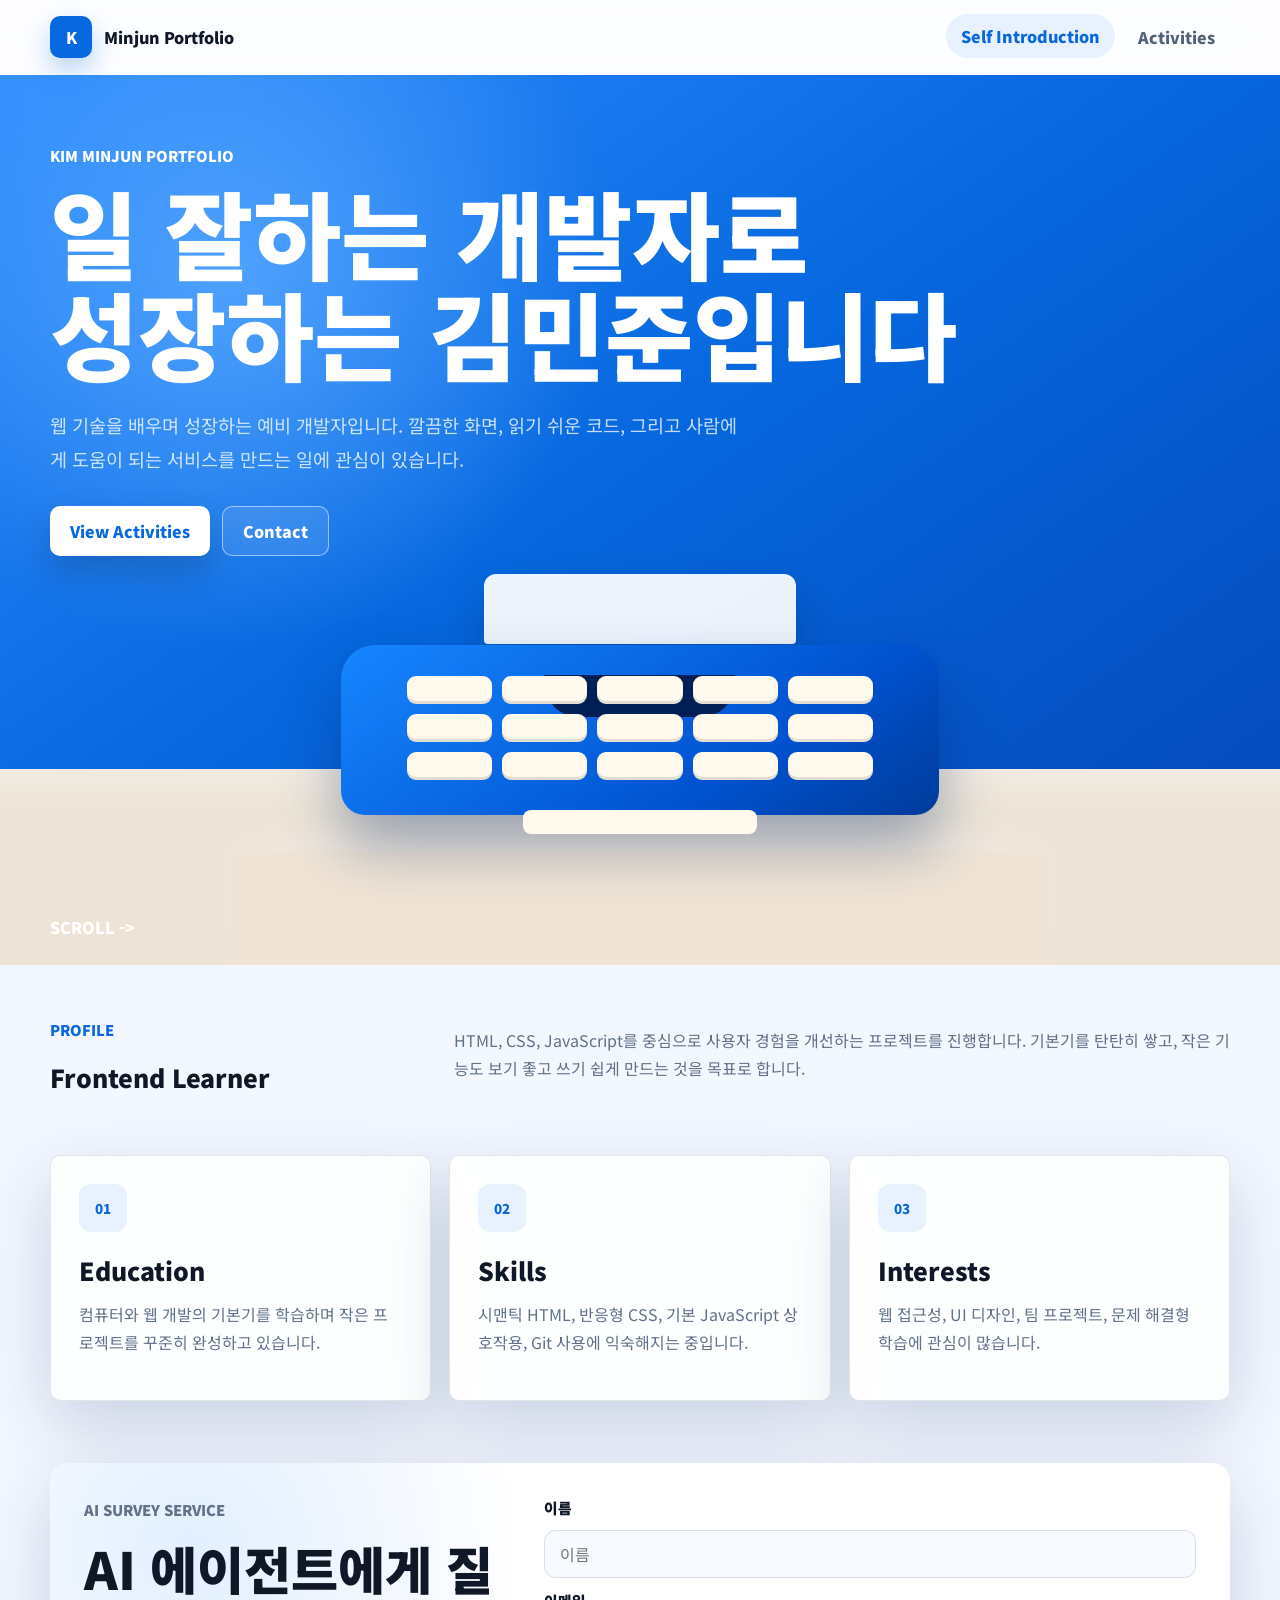
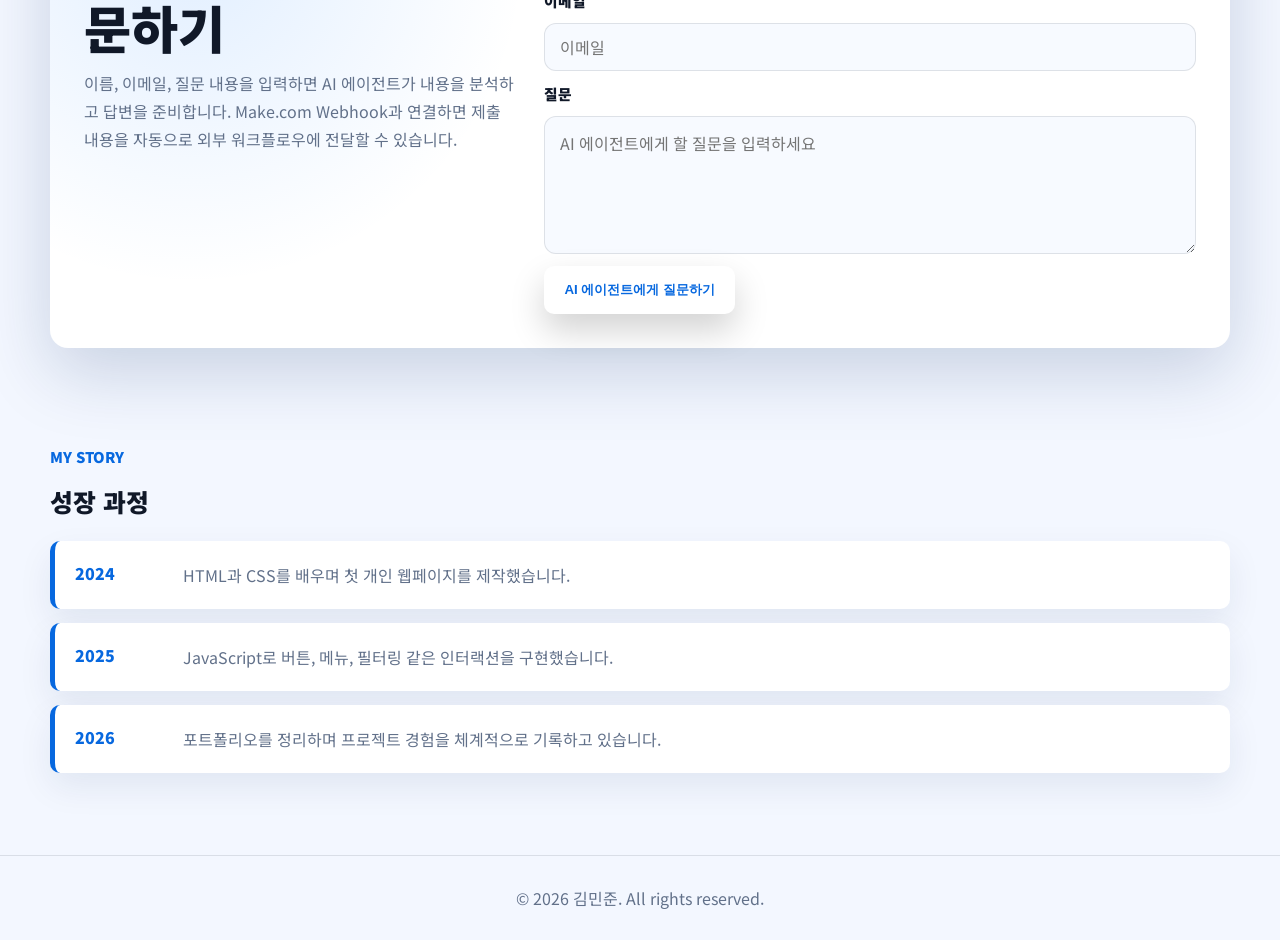
<file: index.html>
<!DOCTYPE html>
<html lang="ko">
<head>
  <meta charset="UTF-8">
  <meta name="viewport" content="width=device-width, initial-scale=1.0">
  <title>Portfolio | Self Introduction</title>
  <link rel="preconnect" href="https://fonts.googleapis.com">
  <link rel="preconnect" href="https://fonts.gstatic.com" crossorigin>
  <link href="https://fonts.googleapis.com/css2?family=Noto+Sans+KR:wght@400;500;700;800;900&display=swap" rel="stylesheet">
  <link rel="stylesheet" href="styles.css">
</head>
<body>
  <header class="app-header">
    <nav class="nav">
      <a class="brand" href="index.html" aria-label="Portfolio home">
        <span class="brand-mark">K</span>
        <span>Minjun Portfolio</span>
      </a>

      <button class="menu-button" type="button" aria-label="Open navigation" aria-expanded="false">
        <span></span>
        <span></span>
        <span></span>
      </button>

      <div class="nav-links">
        <a class="active" href="index.html">Self Introduction</a>
        <a href="activities.html">Activities</a>
      </div>
    </nav>
  </header>

  <main>
    <section class="hero poster-hero">
      <div class="poster-copy reveal">
        <p class="eyebrow">KIM MINJUN PORTFOLIO</p>
        <h1>일 잘하는 개발자로<br>성장하는 김민준입니다</h1>
        <p class="lead">
          웹 기술을 배우며 성장하는 예비 개발자입니다. 깔끔한 화면, 읽기 쉬운 코드,
          그리고 사람에게 도움이 되는 서비스를 만드는 일에 관심이 있습니다.
        </p>
        <div class="hero-actions">
          <a class="button primary" href="activities.html">View Activities</a>
          <a class="button secondary" href="mailto:hello@example.com">Contact</a>
        </div>
      </div>

      <div class="hero-visual reveal" aria-label="Portfolio visual">
        <div class="typewriter">
          <div class="paper">
            <span>HTML</span>
            <span>CSS</span>
            <span>JS</span>
          </div>
          <div class="roller"></div>
          <div class="body">
            <div class="keys">
              <span></span><span></span><span></span><span></span><span></span>
              <span></span><span></span><span></span><span></span><span></span>
              <span></span><span></span><span></span><span></span><span></span>
            </div>
          </div>
          <div class="spacebar"></div>
        </div>
        <div class="platform"></div>
      </div>

      <div class="swipe-note">SCROLL -></div>
    </section>

    <section class="section intro-strip reveal">
      <div>
        <p class="eyebrow">Profile</p>
        <h2>Frontend Learner</h2>
      </div>
      <p>
        HTML, CSS, JavaScript를 중심으로 사용자 경험을 개선하는 프로젝트를 진행합니다.
        기본기를 탄탄히 쌓고, 작은 기능도 보기 좋고 쓰기 쉽게 만드는 것을 목표로 합니다.
      </p>
    </section>

    <section class="section about-grid">
      <article class="info-card reveal">
        <span class="material-icon">01</span>
        <h2>Education</h2>
        <p>컴퓨터와 웹 개발의 기본기를 학습하며 작은 프로젝트를 꾸준히 완성하고 있습니다.</p>
      </article>

      <article class="info-card reveal">
        <span class="material-icon">02</span>
        <h2>Skills</h2>
        <p>시맨틱 HTML, 반응형 CSS, 기본 JavaScript 상호작용, Git 사용에 익숙해지는 중입니다.</p>
      </article>

      <article class="info-card reveal">
        <span class="material-icon">03</span>
        <h2>Interests</h2>
        <p>웹 접근성, UI 디자인, 팀 프로젝트, 문제 해결형 학습에 관심이 많습니다.</p>
      </article>
    </section>

    <section class="section ai-survey-section reveal">
      <div class="survey-copy">
        <p class="eyebrow">AI Survey Service</p>
        <h2>AI 에이전트에게 질문하기</h2>
        <p>
          이름, 이메일, 질문 내용을 입력하면 AI 에이전트가 내용을 분석하고 답변을 준비합니다.
          Make.com Webhook과 연결하면 제출 내용을 자동으로 외부 워크플로우에 전달할 수 있습니다.
        </p>
      </div>

      <form id="contactForm" class="ai-form">
        <label for="visitorName">이름</label>
        <input type="text" id="visitorName" placeholder="이름" required>

        <label for="visitorEmail">이메일</label>
        <input type="email" id="visitorEmail" placeholder="이메일" required>

        <label for="visitorMessage">질문</label>
        <textarea id="visitorMessage" placeholder="AI 에이전트에게 할 질문을 입력하세요" required></textarea>

        <button class="button primary form-button" type="submit">AI 에이전트에게 질문하기</button>
      </form>

      <div id="responseMessage" class="response-message" role="status" aria-live="polite"></div>
    </section>

    <section class="section timeline-section reveal">
      <div class="section-heading">
        <p class="eyebrow">My Story</p>
        <h2>성장 과정</h2>
      </div>

      <div class="timeline">
        <div class="timeline-item">
          <span>2024</span>
          <p>HTML과 CSS를 배우며 첫 개인 웹페이지를 제작했습니다.</p>
        </div>
        <div class="timeline-item">
          <span>2025</span>
          <p>JavaScript로 버튼, 메뉴, 필터링 같은 인터랙션을 구현했습니다.</p>
        </div>
        <div class="timeline-item">
          <span>2026</span>
          <p>포트폴리오를 정리하며 프로젝트 경험을 체계적으로 기록하고 있습니다.</p>
        </div>
      </div>
    </section>
  </main>

  <footer class="footer">
    <p>&copy; 2026 김민준. All rights reserved.</p>
  </footer>

  <script src="script.js"></script>
</body>
</html>
</file>
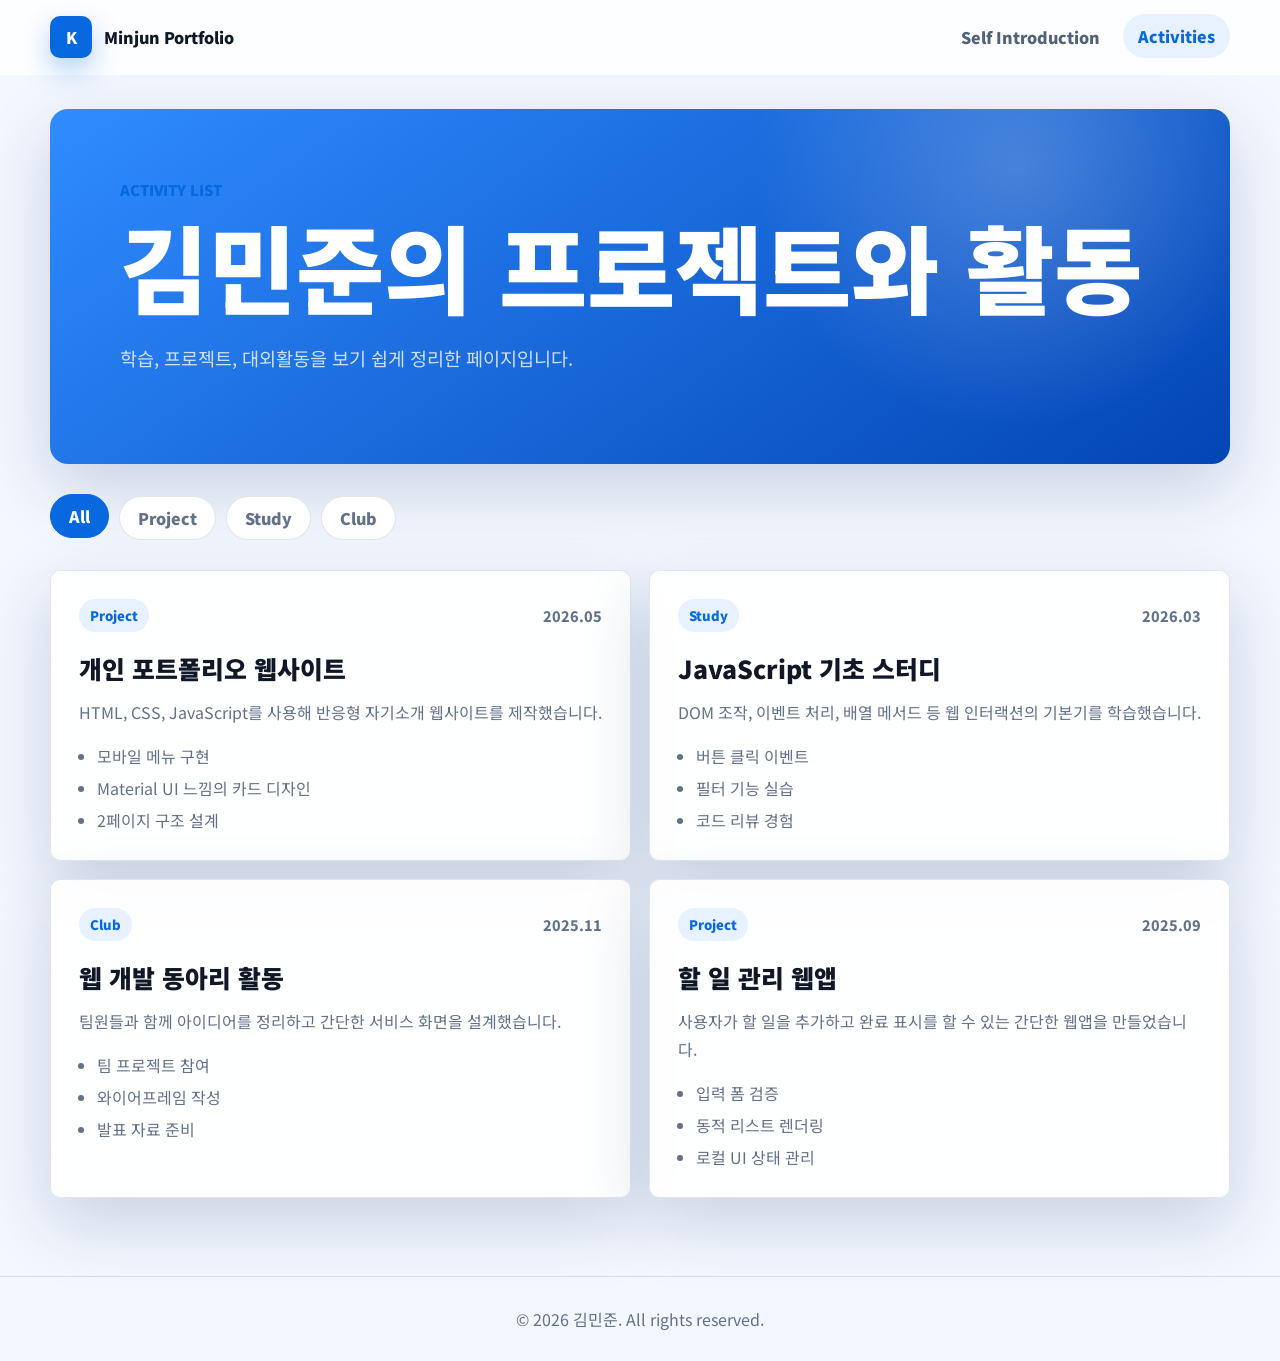
<file: activities.html>
<!DOCTYPE html>
<html lang="ko">
<head>
  <meta charset="UTF-8">
  <meta name="viewport" content="width=device-width, initial-scale=1.0">
  <title>Portfolio | Activities</title>
  <link rel="preconnect" href="https://fonts.googleapis.com">
  <link rel="preconnect" href="https://fonts.gstatic.com" crossorigin>
  <link href="https://fonts.googleapis.com/css2?family=Noto+Sans+KR:wght@400;500;700;800;900&display=swap" rel="stylesheet">
  <link rel="stylesheet" href="styles.css">
</head>
<body>
  <header class="app-header">
    <nav class="nav">
      <a class="brand" href="index.html" aria-label="Portfolio home">
        <span class="brand-mark">K</span>
        <span>Minjun Portfolio</span>
      </a>

      <button class="menu-button" type="button" aria-label="Open navigation" aria-expanded="false">
        <span></span>
        <span></span>
        <span></span>
      </button>

      <div class="nav-links">
        <a href="index.html">Self Introduction</a>
        <a class="active" href="activities.html">Activities</a>
      </div>
    </nav>
  </header>

  <main>
    <section class="page-title poster-title">
      <p class="eyebrow">ACTIVITY LIST</p>
      <h1>김민준의 프로젝트와 활동</h1>
      <p class="lead">학습, 프로젝트, 대외활동을 보기 쉽게 정리한 페이지입니다.</p>
    </section>

    <section class="section filter-bar reveal" aria-label="Activity filters">
      <button class="chip active" type="button" data-filter="all">All</button>
      <button class="chip" type="button" data-filter="project">Project</button>
      <button class="chip" type="button" data-filter="study">Study</button>
      <button class="chip" type="button" data-filter="club">Club</button>
    </section>

    <section class="section activity-grid">
      <article class="activity-card reveal" data-category="project">
        <div class="card-top">
          <span class="tag">Project</span>
          <span class="date">2026.05</span>
        </div>
        <h2>개인 포트폴리오 웹사이트</h2>
        <p>HTML, CSS, JavaScript를 사용해 반응형 자기소개 웹사이트를 제작했습니다.</p>
        <ul>
          <li>모바일 메뉴 구현</li>
          <li>Material UI 느낌의 카드 디자인</li>
          <li>2페이지 구조 설계</li>
        </ul>
      </article>

      <article class="activity-card reveal" data-category="study">
        <div class="card-top">
          <span class="tag">Study</span>
          <span class="date">2026.03</span>
        </div>
        <h2>JavaScript 기초 스터디</h2>
        <p>DOM 조작, 이벤트 처리, 배열 메서드 등 웹 인터랙션의 기본기를 학습했습니다.</p>
        <ul>
          <li>버튼 클릭 이벤트</li>
          <li>필터 기능 실습</li>
          <li>코드 리뷰 경험</li>
        </ul>
      </article>

      <article class="activity-card reveal" data-category="club">
        <div class="card-top">
          <span class="tag">Club</span>
          <span class="date">2025.11</span>
        </div>
        <h2>웹 개발 동아리 활동</h2>
        <p>팀원들과 함께 아이디어를 정리하고 간단한 서비스 화면을 설계했습니다.</p>
        <ul>
          <li>팀 프로젝트 참여</li>
          <li>와이어프레임 작성</li>
          <li>발표 자료 준비</li>
        </ul>
      </article>

      <article class="activity-card reveal" data-category="project">
        <div class="card-top">
          <span class="tag">Project</span>
          <span class="date">2025.09</span>
        </div>
        <h2>할 일 관리 웹앱</h2>
        <p>사용자가 할 일을 추가하고 완료 표시를 할 수 있는 간단한 웹앱을 만들었습니다.</p>
        <ul>
          <li>입력 폼 검증</li>
          <li>동적 리스트 렌더링</li>
          <li>로컬 UI 상태 관리</li>
        </ul>
      </article>
    </section>
  </main>

  <footer class="footer">
    <p>&copy; 2026 김민준. All rights reserved.</p>
  </footer>

  <script src="script.js"></script>
</body>
</html>
</file>
<file: styles.css>
:root {
  --blue: #0768df;
  --blue-deep: #0345b5;
  --blue-light: #2f8cff;
  --cream: #ede4d7;
  --ink: #101828;
  --muted: #62718a;
  --surface: #ffffff;
  --line: rgba(16, 24, 40, 0.11);
  --shadow: 0 24px 70px rgba(7, 41, 92, 0.18);
}

* {
  box-sizing: border-box;
}

html {
  scroll-behavior: smooth;
}

body {
  margin: 0;
  min-height: 100vh;
  background: #f3f7ff;
  color: var(--ink);
  font-family: "Noto Sans KR", Arial, sans-serif;
  letter-spacing: 0;
}

a {
  color: inherit;
  text-decoration: none;
}

.app-header {
  position: sticky;
  top: 0;
  z-index: 10;
  background: rgba(255, 255, 255, 0.8);
  border-bottom: 1px solid rgba(255, 255, 255, 0.5);
  backdrop-filter: blur(18px);
}

.nav {
  display: flex;
  align-items: center;
  justify-content: space-between;
  width: min(1180px, calc(100% - 40px));
  min-height: 74px;
  margin: 0 auto;
}

.brand {
  display: inline-flex;
  align-items: center;
  gap: 12px;
  font-weight: 900;
}

.brand-mark {
  display: grid;
  width: 42px;
  height: 42px;
  place-items: center;
  border-radius: 10px;
  background: var(--blue);
  color: white;
  box-shadow: 0 12px 28px rgba(7, 104, 223, 0.3);
}

.nav-links {
  display: flex;
  align-items: center;
  gap: 8px;
}

.nav-links a {
  min-height: 42px;
  padding: 10px 15px;
  border-radius: 999px;
  color: #506179;
  font-weight: 900;
  transition: background 0.2s ease, color 0.2s ease, transform 0.2s ease;
}

.nav-links a:hover,
.nav-links a.active {
  background: #e8f1ff;
  color: var(--blue);
  transform: translateY(-1px);
}

.menu-button {
  display: none;
  width: 44px;
  height: 44px;
  border: 0;
  border-radius: 10px;
  background: #e8f1ff;
  cursor: pointer;
}

.menu-button span {
  display: block;
  width: 20px;
  height: 2px;
  margin: 4px auto;
  background: var(--blue);
}

.section {
  width: min(1180px, calc(100% - 40px));
  margin: 0 auto;
}

.poster-hero {
  position: relative;
  display: grid;
  grid-template-columns: minmax(0, 1fr);
  min-height: calc(100vh - 74px);
  overflow: hidden;
  padding: 70px max(20px, calc((100vw - 1180px) / 2)) 0;
  background:
    radial-gradient(circle at 18% 22%, rgba(84, 165, 255, 0.9), transparent 30%),
    linear-gradient(145deg, var(--blue-light) 0%, var(--blue) 45%, var(--blue-deep) 100%);
  color: white;
}

.poster-hero::after {
  content: "";
  position: absolute;
  inset: auto -8% -24% -8%;
  height: 46%;
  background: var(--cream);
  box-shadow: inset 0 18px 35px rgba(255, 255, 255, 0.28);
}

.poster-copy {
  position: relative;
  z-index: 2;
  max-width: 920px;
}

.eyebrow {
  margin: 0 0 16px;
  color: currentColor;
  font-size: 0.92rem;
  font-weight: 900;
  text-transform: uppercase;
}

h1,
h2,
p {
  margin-top: 0;
}

h1 {
  margin-bottom: 24px;
  font-size: clamp(3rem, 7.5vw, 6.7rem);
  font-weight: 900;
  line-height: 1.05;
}

h2 {
  margin-bottom: 12px;
  font-size: 1.55rem;
  font-weight: 900;
}

.lead {
  max-width: 690px;
  color: rgba(255, 255, 255, 0.76);
  font-size: 1.16rem;
  line-height: 1.85;
}

.hero-actions {
  display: flex;
  flex-wrap: wrap;
  gap: 12px;
  margin-top: 30px;
}

.button {
  display: inline-flex;
  align-items: center;
  justify-content: center;
  min-height: 48px;
  padding: 12px 20px;
  border-radius: 10px;
  font-weight: 900;
  transition: transform 0.22s ease, box-shadow 0.22s ease, background 0.22s ease;
}

.button:hover {
  transform: translateY(-3px);
}

.button.primary {
  background: white;
  color: var(--blue);
  box-shadow: 0 16px 34px rgba(0, 0, 0, 0.18);
}

.button.secondary {
  border: 1px solid rgba(255, 255, 255, 0.5);
  background: rgba(255, 255, 255, 0.1);
  color: white;
}

.hero-visual {
  position: relative;
  z-index: 2;
  display: grid;
  min-height: 350px;
  place-items: end center;
  margin-top: 14px;
}

.typewriter {
  position: relative;
  width: min(650px, 84vw);
  height: 280px;
  animation: floatMachine 4.8s ease-in-out infinite;
}

.paper {
  position: absolute;
  top: 4px;
  left: 50%;
  display: flex;
  gap: 12px;
  width: 48%;
  min-height: 70px;
  justify-content: center;
  padding-top: 18px;
  border-radius: 12px 12px 4px 4px;
  background: rgba(255, 255, 255, 0.92);
  color: var(--blue);
  font-weight: 900;
  transform: translateX(-50%);
  box-shadow: 0 18px 42px rgba(0, 0, 0, 0.16);
}

.paper span {
  opacity: 0;
  animation: typing 3.6s ease infinite;
}

.paper span:nth-child(2) {
  animation-delay: 0.35s;
}

.paper span:nth-child(3) {
  animation-delay: 0.7s;
}

.roller {
  position: absolute;
  top: 82px;
  left: 6%;
  width: 88%;
  height: 22px;
  border-radius: 999px;
  background: linear-gradient(90deg, #0243a9, #61a9ff, #0243a9);
  box-shadow: 0 7px 18px rgba(0, 0, 0, 0.28);
}

.body {
  position: absolute;
  right: 4%;
  bottom: 35px;
  left: 4%;
  height: 170px;
  border-radius: 34px 34px 24px 24px;
  background:
    linear-gradient(145deg, #1686ff, #0052cf 68%, #003b9a);
  box-shadow: 0 32px 58px rgba(0, 39, 102, 0.35);
}

.body::before {
  content: "";
  position: absolute;
  top: 30px;
  left: 50%;
  width: 32%;
  height: 42px;
  border-radius: 0 0 34px 34px;
  background: #001f54;
  transform: translateX(-50%);
}

.keys {
  position: absolute;
  right: 11%;
  bottom: 35px;
  left: 11%;
  display: grid;
  grid-template-columns: repeat(5, 1fr);
  gap: 10px;
}

.keys span {
  height: 28px;
  border-radius: 9px;
  background: #fff8ed;
  box-shadow: inset 0 -3px 0 rgba(0, 0, 0, 0.11);
  animation: keyTap 2.8s ease-in-out infinite;
}

.keys span:nth-child(3n) {
  animation-delay: 0.25s;
}

.keys span:nth-child(4n) {
  animation-delay: 0.48s;
}

.spacebar {
  position: absolute;
  bottom: 16px;
  left: 50%;
  width: 36%;
  height: 24px;
  border-radius: 8px;
  background: #fff8ed;
  transform: translateX(-50%);
}

.platform {
  width: min(820px, 92vw);
  height: 115px;
  border-radius: 8px 8px 0 0;
  background: #efe4d5;
  box-shadow: 0 -16px 36px rgba(255, 255, 255, 0.18);
}

.swipe-note {
  position: absolute;
  bottom: 26px;
  left: max(20px, calc((100vw - 1180px) / 2));
  z-index: 3;
  color: white;
  font-weight: 900;
  animation: nudge 1.6s ease-in-out infinite;
}

.intro-strip {
  display: grid;
  grid-template-columns: 0.65fr 1.35fr;
  gap: 30px;
  align-items: center;
  padding: 52px 0 24px;
}

.intro-strip .eyebrow,
.section-heading .eyebrow,
.poster-title .eyebrow {
  color: var(--blue);
}

.intro-strip p,
.info-card p,
.survey-copy p,
.activity-card p,
.timeline-item p {
  color: var(--muted);
  line-height: 1.75;
}

.about-grid {
  display: grid;
  grid-template-columns: repeat(3, minmax(0, 1fr));
  gap: 18px;
  padding: 24px 0 62px;
}

.info-card,
.activity-card {
  border: 1px solid var(--line);
  border-radius: 10px;
  background: rgba(255, 255, 255, 0.92);
  box-shadow: var(--shadow);
  transition: transform 0.24s ease, box-shadow 0.24s ease;
}

.info-card:hover,
.activity-card:hover {
  transform: translateY(-8px);
  box-shadow: 0 32px 80px rgba(7, 41, 92, 0.22);
}

.info-card {
  padding: 28px;
}

.material-icon {
  display: grid;
  width: 48px;
  height: 48px;
  margin-bottom: 20px;
  place-items: center;
  border-radius: 12px;
  background: #e8f1ff;
  color: var(--blue);
  font-size: 0.84rem;
  font-weight: 900;
}

.ai-survey-section {
  display: grid;
  grid-template-columns: 0.8fr 1.2fr;
  gap: 26px;
  align-items: start;
  margin-bottom: 70px;
  padding: 34px;
  border-radius: 18px;
  background:
    radial-gradient(circle at 12% 18%, rgba(47, 140, 255, 0.14), transparent 30%),
    white;
  box-shadow: var(--shadow);
}

.survey-copy h2 {
  font-size: clamp(1.8rem, 4vw, 3.2rem);
  line-height: 1.15;
}

.ai-form {
  display: grid;
  gap: 12px;
}

.ai-form label {
  color: var(--ink);
  font-size: 0.92rem;
  font-weight: 900;
}

.ai-form input,
.ai-form textarea {
  width: 100%;
  border: 1px solid var(--line);
  border-radius: 12px;
  background: #f7faff;
  color: var(--ink);
  font: inherit;
  outline: none;
  transition: border-color 0.2s ease, box-shadow 0.2s ease, background 0.2s ease;
}

.ai-form input {
  min-height: 48px;
  padding: 0 15px;
}

.ai-form textarea {
  min-height: 138px;
  resize: vertical;
  padding: 14px 15px;
}

.ai-form input:focus,
.ai-form textarea:focus {
  border-color: var(--blue);
  background: white;
  box-shadow: 0 0 0 4px rgba(7, 104, 223, 0.12);
}

.form-button {
  width: fit-content;
  border: 0;
  background: var(--blue);
  color: white;
  cursor: pointer;
}

.form-button:disabled {
  cursor: wait;
  opacity: 0.72;
  transform: none;
}

.response-message {
  grid-column: 2;
  display: none;
  margin-top: -12px;
  padding: 14px 16px;
  border-radius: 12px;
  background: #e8f1ff;
  color: var(--blue);
  font-weight: 900;
}

.response-message.success {
  background: #e9f8ef;
  color: #16763a;
}

.response-message.error {
  background: #fff0f0;
  color: #bf2f2f;
}

.timeline-section {
  padding: 28px 0 82px;
}

.section-heading {
  margin-bottom: 22px;
}

.timeline {
  display: grid;
  gap: 14px;
}

.timeline-item {
  display: grid;
  grid-template-columns: 90px 1fr;
  gap: 18px;
  align-items: start;
  padding: 20px;
  border-left: 5px solid var(--blue);
  border-radius: 10px;
  background: white;
  box-shadow: 0 14px 34px rgba(7, 41, 92, 0.08);
}

.timeline-item span {
  color: var(--blue);
  font-weight: 900;
}

.timeline-item p {
  margin-bottom: 0;
}

.poster-title {
  width: min(1180px, calc(100% - 40px));
  margin: 34px auto 0;
  padding: 70px clamp(22px, 6vw, 70px);
  border-radius: 18px;
  background:
    radial-gradient(circle at 82% 16%, rgba(255, 255, 255, 0.22), transparent 26%),
    linear-gradient(145deg, var(--blue-light), var(--blue-deep));
  color: white;
  box-shadow: var(--shadow);
}

.poster-title .lead {
  color: rgba(255, 255, 255, 0.78);
}

.filter-bar {
  display: flex;
  flex-wrap: wrap;
  gap: 10px;
  padding: 32px 0 12px;
}

.chip {
  min-height: 42px;
  padding: 9px 18px;
  border: 1px solid var(--line);
  border-radius: 999px;
  background: white;
  color: var(--muted);
  font: inherit;
  font-weight: 900;
  cursor: pointer;
  transition: transform 0.2s ease, background 0.2s ease, color 0.2s ease;
}

.chip.active,
.chip:hover {
  border-color: var(--blue);
  background: var(--blue);
  color: white;
  transform: translateY(-2px);
}

.activity-grid {
  display: grid;
  grid-template-columns: repeat(2, minmax(0, 1fr));
  gap: 18px;
  padding: 18px 0 78px;
}

.activity-card {
  padding: 28px;
}

.activity-card.hidden {
  display: none;
}

.card-top {
  display: flex;
  align-items: center;
  justify-content: space-between;
  gap: 12px;
  margin-bottom: 18px;
}

.tag {
  padding: 7px 11px;
  border-radius: 999px;
  background: #e8f1ff;
  color: var(--blue);
  font-size: 0.82rem;
  font-weight: 900;
}

.date {
  color: var(--muted);
  font-size: 0.9rem;
  font-weight: 800;
}

.activity-card ul {
  display: grid;
  gap: 8px;
  margin: 18px 0 0;
  padding-left: 18px;
  color: var(--muted);
}

.footer {
  padding: 30px 16px;
  border-top: 1px solid var(--line);
  color: var(--muted);
  text-align: center;
}

.footer p {
  margin: 0;
}

.reveal {
  opacity: 0;
  transform: translateY(28px);
  transition: opacity 0.72s ease, transform 0.72s ease;
}

.reveal.visible {
  opacity: 1;
  transform: translateY(0);
}

@keyframes floatMachine {
  0%, 100% {
    transform: translateY(0);
  }
  50% {
    transform: translateY(-14px);
  }
}

@keyframes typing {
  0%, 20% {
    opacity: 0;
    transform: translateY(6px);
  }
  34%, 84% {
    opacity: 1;
    transform: translateY(0);
  }
  100% {
    opacity: 0;
  }
}

@keyframes keyTap {
  0%, 100% {
    transform: translateY(0);
  }
  45% {
    transform: translateY(3px);
  }
}

@keyframes nudge {
  0%, 100% {
    transform: translateX(0);
  }
  50% {
    transform: translateX(8px);
  }
}

@media (max-width: 800px) {
  .menu-button {
    display: block;
  }

  .nav {
    position: relative;
  }

  .nav-links {
    position: absolute;
    top: 64px;
    right: 0;
    display: none;
    width: min(280px, calc(100vw - 32px));
    padding: 10px;
    border: 1px solid var(--line);
    border-radius: 14px;
    background: white;
    box-shadow: var(--shadow);
  }

  .nav-links.open {
    display: grid;
  }

  .poster-hero {
    min-height: auto;
    padding-top: 46px;
  }

  .lead {
    font-size: 1rem;
  }

  .typewriter {
    height: 235px;
  }

  .intro-strip,
  .ai-survey-section,
  .about-grid,
  .activity-grid {
    grid-template-columns: 1fr;
  }

  .response-message {
    grid-column: 1;
  }
}

@media (max-width: 520px) {
  .section,
  .nav,
  .poster-title {
    width: min(100% - 24px, 1180px);
  }

  .poster-hero {
    padding-right: 12px;
    padding-left: 12px;
  }

  .hero-actions {
    width: 100%;
  }

  .button {
    width: 100%;
  }

  .typewriter {
    width: 94vw;
    height: 205px;
  }

  .keys {
    gap: 7px;
  }

  .keys span {
    height: 22px;
  }

  .timeline-item {
    grid-template-columns: 1fr;
    gap: 8px;
  }

  .info-card,
  .activity-card,
  .ai-survey-section {
    padding: 22px;
  }

  .form-button {
    width: 100%;
  }
}

@media (prefers-reduced-motion: reduce) {
  *,
  *::before,
  *::after {
    scroll-behavior: auto !important;
    animation-duration: 0.01ms !important;
    animation-iteration-count: 1 !important;
    transition-duration: 0.01ms !important;
  }
}
</file>
